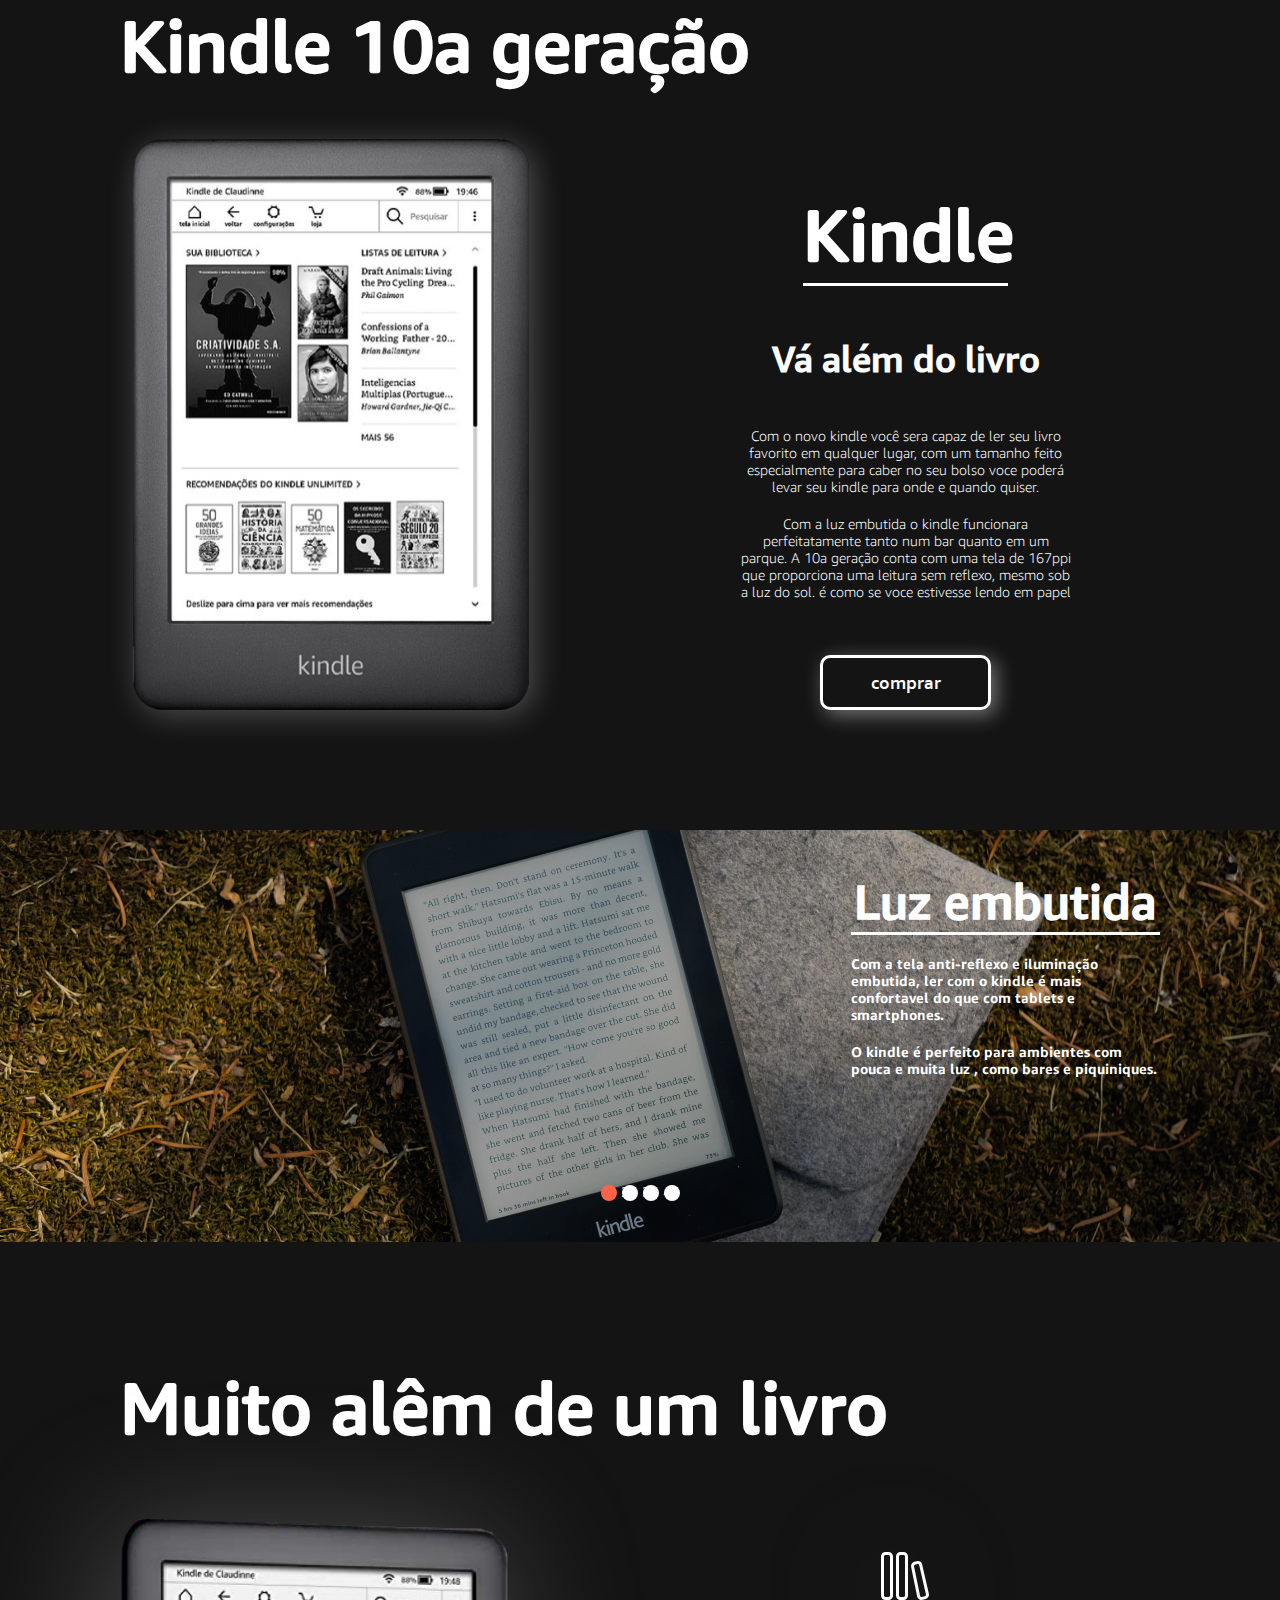
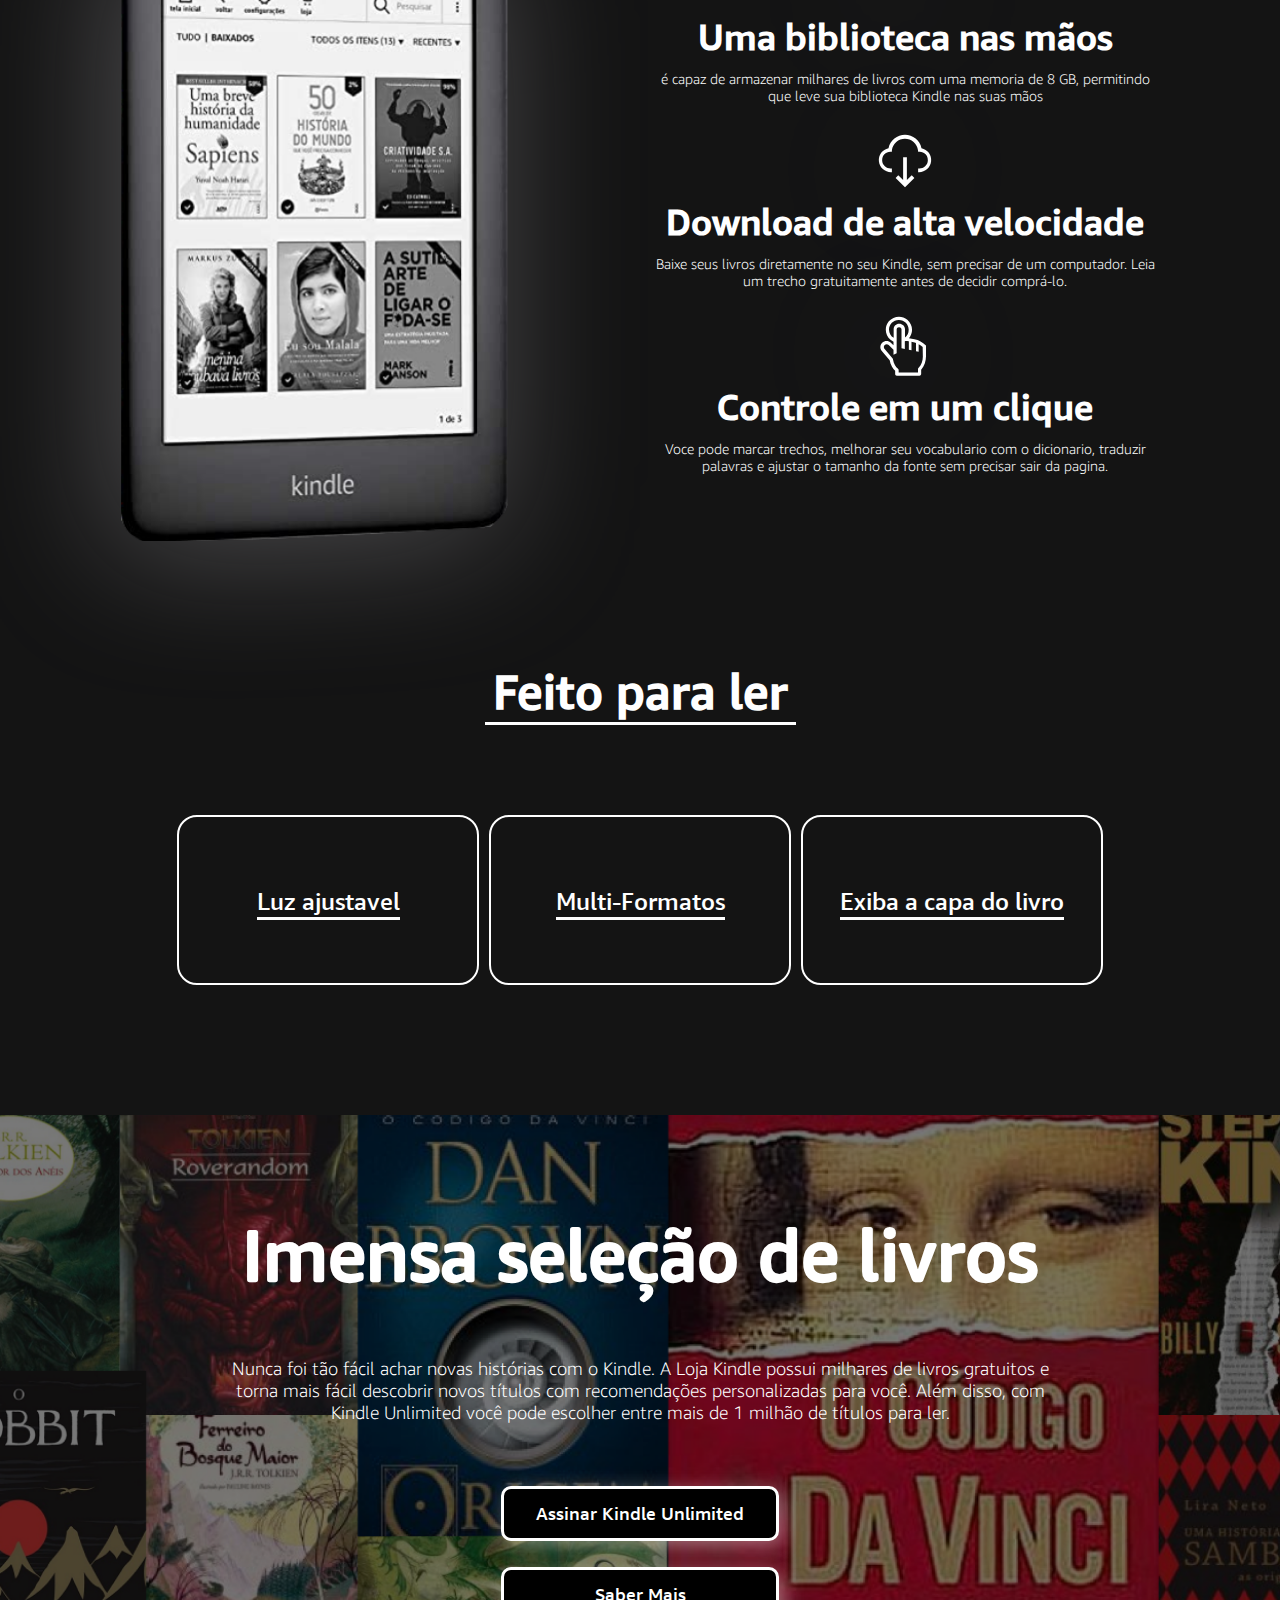
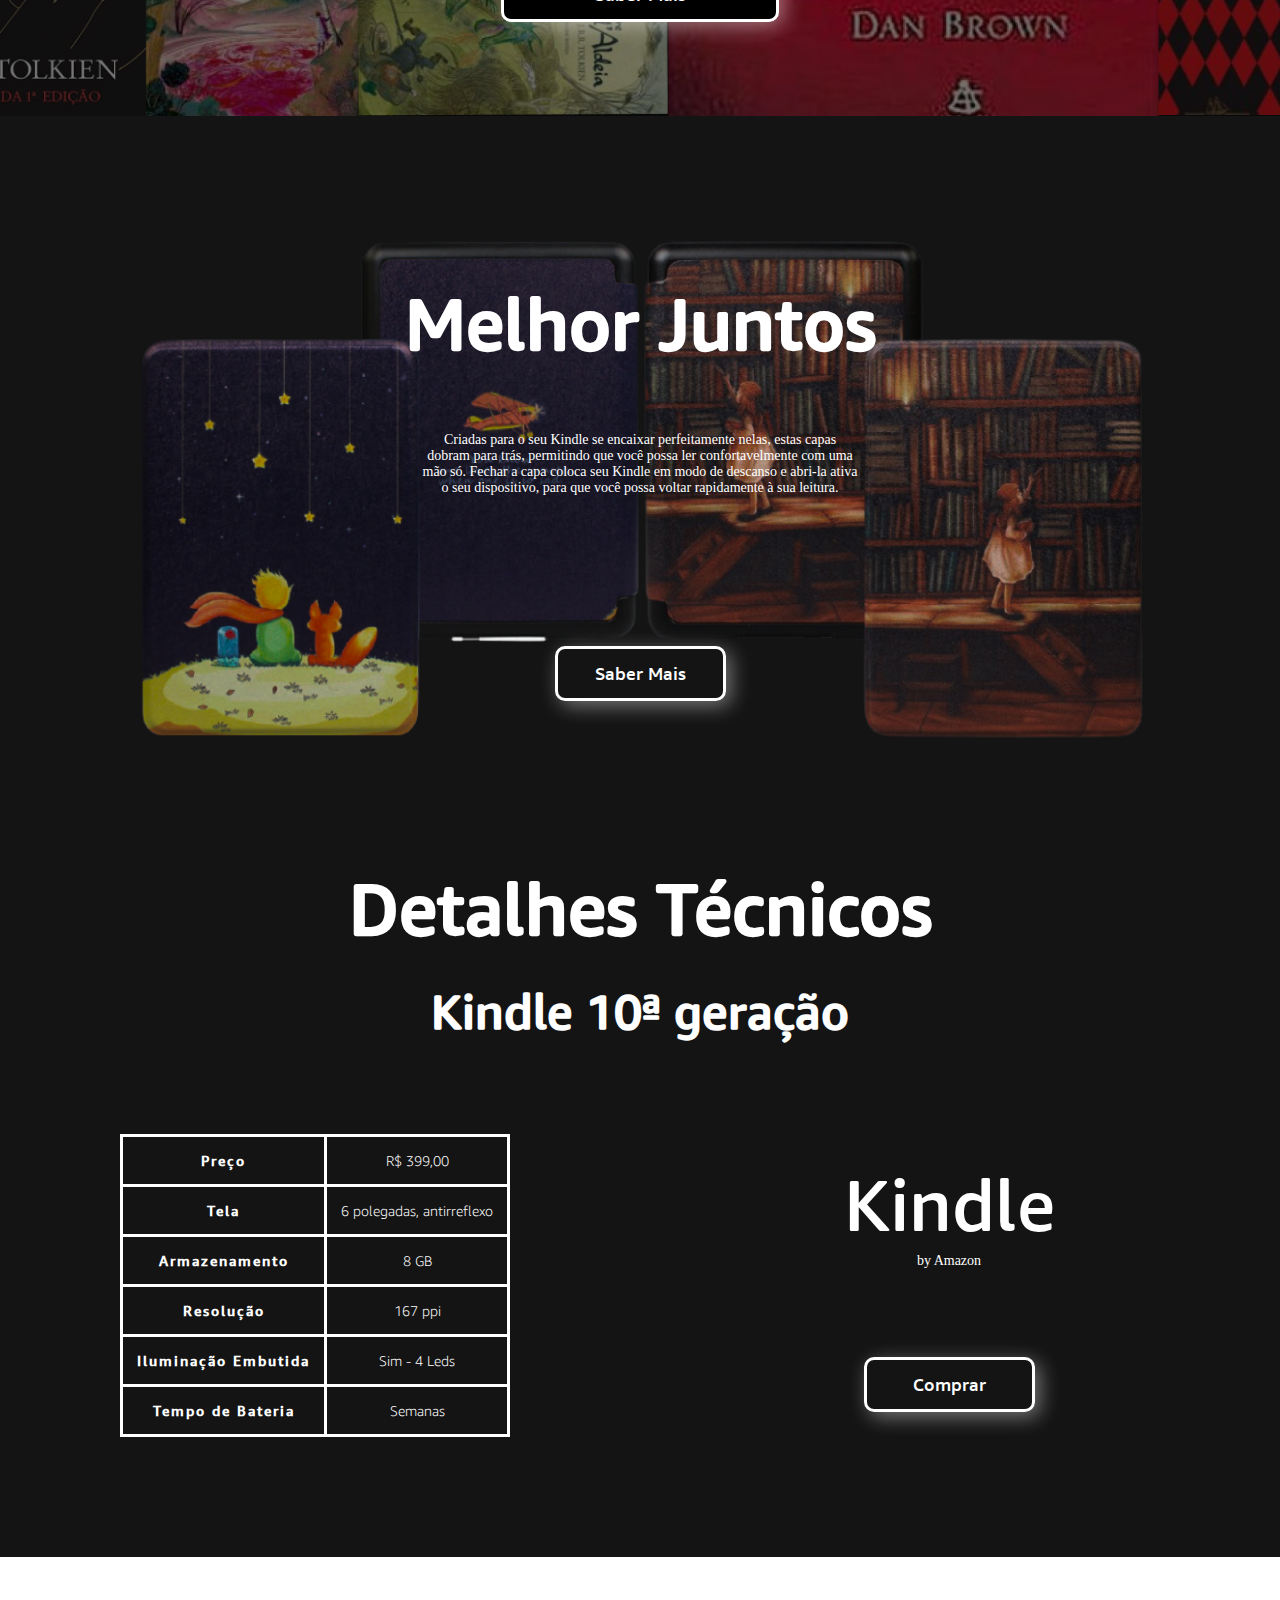
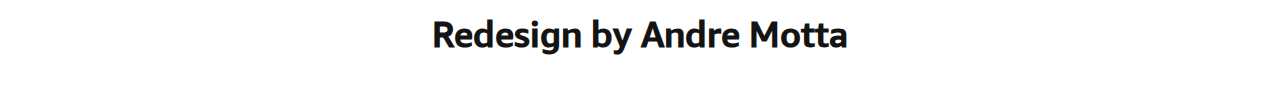
<file: index.html>
<!DOCTYPE html>
<html lang="pt-br">
  <head>
    <meta charset="UTF-8" />
    <meta http-equiv="X-UA-Compatible" content="IE=edge" />
    <meta name="viewport" content="width=device-width, initial-scale=1.0" />
    <link rel="stylesheet" href="style/style.css" />
    <link
      rel="icon"
      type="image/png"
      sizes="32x32"
      href="fotos/favicon-32x32.png"
    />
    <link rel="manifest" href="/manifest.json" />
    <meta name="msapplication-TileColor" content="#000" />
    <meta name="msapplication-TileImage" content="/ms-icon-32x32.png" />
    <meta name="theme-color" content="#ffffff" />
    <title>Redesign Kindle</title>
  </head>
  <body>
    <header class="container">
      <h1 class="titulo">Kindle 10a geração</h1>
    </header>
    <main class="principal">
      <section id="Kindle" class="container flex">
        <div class="frente-kindle grid-5">
          <picture>
            <source
              srcset="fotos/frente-kindle-mobile-1.png"
              media="(max-width:740px)"
            />
            <img
              src="fotos/kindle-frente.png"
              class="foto"
              alt="Kindle 10a geração"
            />
          </picture>
        </div>
        <section id="descricao" class="grid-4">
          <h1 class="titulo">Kindle</h1>
          <div>
            <h3 class="sub-titulo">Vá além do livro</h3>
            <p>
              Com o novo kindle você sera capaz de ler seu livro favorito em
              qualquer lugar, com um tamanho feito especialmente para caber no
              seu bolso voce poderá levar seu kindle para onde e quando quiser.
            </p>
            <p>
              Com a luz embutida o kindle funcionara perfeitatamente tanto num
              bar quanto em um parque. A 10a geração conta com uma tela de
              167ppi que proporciona uma leitura sem reflexo, mesmo sob a luz do
              sol. é como se voce estivesse lendo em papel
            </p>
          </div>
          <a href="#" class="btn">comprar</a>
        </section>
      </section>
      <section id="caracteristicas-importantes" class="flex">
        <section id="LuzEmbutida" data-slide class="fundo">
          <div class="flex container right">
            <div class="container-interno">
              <h2>Luz embutida</h2>
              <p>
                Com a tela anti-reflexo e iluminação embutida, ler com o kindle
                é mais confortavel do que com tablets e smartphones.
              </p>
              <p>
                O kindle é perfeito para ambientes com pouca e muita luz , como
                bares e piquiniques.
              </p>
            </div>
          </div>
        </section>
        <section id="Leia-com-uma-mao" data-slide class="fundo">
          <div class="container flex right">
            <div class="container-interno">
              <h2>Leia com apenas uma mão</h2>
              <p>
                Sendo pequeno e compacto, o kindle lhe permite a possibilidade
                de ler com uma unica mão. Como é fino e leve sua mão nunca
                cansará de segura-lo.
              </p>
            </div>
          </div>
        </section>
        <section id="Bateria" data-slide class="fundo">
          <div class="container flex right">
            <div class="container-interno">
              <h2>Bateria de longa duração</h2>
              <p>
                Perfeito para levar em viagens o kindle não descarrega rapido,
                uma unica carga dura semanas, diferente de smartphones e
                tablets.
              </p>
            </div>
          </div>
        </section>
        <section id="Distracao" data-slide class="fundo">
          <div class="container flex">
            <div class="container-interno">
              <h2>Leia sem distrações</h2>
              <p>
                Com a tela anti-reflexo e iluminação embutida, ler com o kindle
                é mais confortavel do que com tablets e smartphones.
              </p>
              <p>
                O kindle é perfeito para ambientes com pouca e muita luz , como
                bares e piquiniques.
              </p>
            </div>
          </div>
        </section>
        <div data-btn-slide class="flex">
          <span>1</span>
          <span>2</span>
          <span>3</span>
          <span>4</span>
        </div>
      </section>
      <section id="muitoAlem" class="container">
        <h1 class="titulo">Muito alêm de um livro</h1>
        <div class="flex" id="muitoAlemContainer">
          <!-- tenho que colocar o picture aqui depois -->
          <div class="grid-5 flex kindle-foto-2">
            <picture class="grid-5">
              <source srcset="fotos/testefoto.png" media="(max-width:740px)" />
              <img
                src="fotos/kindle-2.png"
                class="foto"
                alt="Kindle 10a geração"
              />
            </picture>
          </div>
          <div id="caracteristicas-secundarias" class="grid-6">
            <ul class="grid-6">
              <li id="biblioteca" class="mini-container">
                <img
                  src="fotos/biblioteca.svg"
                  alt="milhares de livros"
                  srcset=""
                />
                <h3 class="sub-titulo">Uma biblioteca nas mãos</h3>
                <p>
                  é capaz de armazenar milhares de livros com uma memoria de 8
                  GB, permitindo que leve sua biblioteca Kindle nas suas mãos
                </p>
              </li>
              <li id="velocidade" class="mini-container">
                <img
                  src="fotos/download.svg"
                  alt="Download de alta velocidade"
                  srcset=""
                />
                <h3 class="sub-titulo">Download de alta velocidade</h3>
                <p>
                  Baixe seus livros diretamente no seu Kindle, sem precisar de
                  um computador. Leia um trecho gratuitamente antes de decidir
                  comprá-lo.
                </p>
              </li>
              <li id="clique" class="mini-container">
                <img
                  src="fotos/clique.svg"
                  alt="Controle em um clique"
                  srcset=""
                />
                <h3 class="sub-titulo">Controle em um clique</h3>
                <p>
                  Voce pode marcar trechos, melhorar seu vocabulario com o
                  dicionario, traduzir palavras e ajustar o tamanho da fonte sem
                  precisar sair da pagina.
                </p>
              </li>
            </ul>
          </div>
        </div>
      </section>
      <section class="cards container">
        <!-- teria que ser uma lista -->
        <h2>Feito para ler</h2>
        <div class="container flex cards-container">
          <div class="card grid-4">
            <div class="conteudo">
              <span class="categoria">Luz ajustavel</span>
            </div>
            <p>
              A luz embutida ajustável permite que você leia confortavelmente
              por horas – em lugares abertos ou fechados, durante o dia ou a
              noite.
            </p>
            <p>
              O Kindle possui uma tela de 167 ppi que proporciona uma leitura
              sem reflexo, mesmo sob a luz do sol. É como se você estivesse
              lendo em papel.
            </p>
          </div>
          <div class="card grid-4">
            <div class="conteudo">
              <span class="categoria">Multi-Formatos</span>
            </div>
            <p>
              A luz embutida ajustável permite que você leia confortavelmente
              por horas – em lugares abertos ou fechados, durante o dia ou a
              noite.
            </p>
            <p>
              O Kindle possui uma tela de 167 ppi que proporciona uma leitura
              sem reflexo, mesmo sob a luz do sol. É como se você estivesse
              lendo em papel.
            </p>
          </div>
          <div class="card grid-4">
            <div class="conteudo">
              <span class="categoria">Exiba a capa do livro</span>
            </div>
            <h4>Novo descanso de tela Kindle</h4>
            <p>
              Veja como exibir a capa do livro que você está lendo. Compatível
              com a maioria das capas de livros, revistas, quadrinhos e mangás.
              Disponível em dispositivos Kindle selecionados
            </p>
            <a href="" class="btn">Saber Mais</a>
          </div>
        </div>
      </section>
      <section id="imensidao">
        <div class="container">
          <h1 class="titulo">Imensa seleção de livros</h1>
          <p>
            Nunca foi tão fácil achar novas histórias com o Kindle. A Loja
            Kindle possui milhares de livros gratuitos e torna mais fácil
            descobrir novos títulos com recomendações personalizadas para você.
            Além disso, com Kindle Unlimited você pode escolher entre mais de 1
            milhão de títulos para ler.
          </p>
          <a href="#" class="btn" id="unlimited">Assinar Kindle Unlimited</a>
          <a href="#" class="btn">Saber Mais</a>
        </div>
      </section>
      <section id="capas" class="container">
        <h1 class="titulo">Melhor Juntos</h1>
        <p>
          Criadas para o seu Kindle se encaixar perfeitamente nelas, estas capas
          dobram para trás, permitindo que você possa ler confortavelmente com
          uma mão só. Fechar a capa coloca seu Kindle em modo de descanso e
          abri-la ativa o seu dispositivo, para que você possa voltar
          rapidamente à sua leitura.
        </p>
        <a href="" class="btn">Saber Mais</a>
      </section>
      <section id="detalhes-tecnicos" class="container">
        <h1 class="titulo">Detalhes Técnicos</h1>
        <h2>Kindle 10ª geração</h2>
        <div class="flex" id="conteudoByAmazon">
          <table class="grid-7">
            <tbody>
              <tr id="preco">
                <th scope="row">Preço</th>
                <td>R$ 399,00</td>
              </tr>
              <tr id="tela">
                <th scope="row">Tela</th>
                <td>6 polegadas, antirreflexo</td>
              </tr>
              <tr id="Armazenamento">
                <th scope="row">Armazenamento</th>
                <td>8 GB</td>
              </tr>
              <tr id="Resolucao">
                <th scope="row">Resolução</th>
                <td>167 ppi</td>
              </tr>
              <tr id="iluminacao">
                <th scope="row">Iluminação Embutida</th>
                <td>Sim - 4 Leds</td>
              </tr>
              <tr id="bateria">
                <th scope="row">Tempo de Bateria</th>
                <td>Semanas</td>
              </tr>
            </tbody>
          </table>
          <div id="byAmazon" class="grid-5">
            <span class="titulo">Kindle</span>
            <span id="by">by Amazon</span>
            <a href="" class="btn">Comprar</a>
          </div>
        </div>
      </section>
    </main>
    <footer>
      <div class="contaienr">
        <h3 class="sub-titulo" id="footer">Redesign by Andre Motta</h3>
      </div>
    </footer>

    <script src="js/script.js" type="module"></script>
  </body>
</html>
</file>
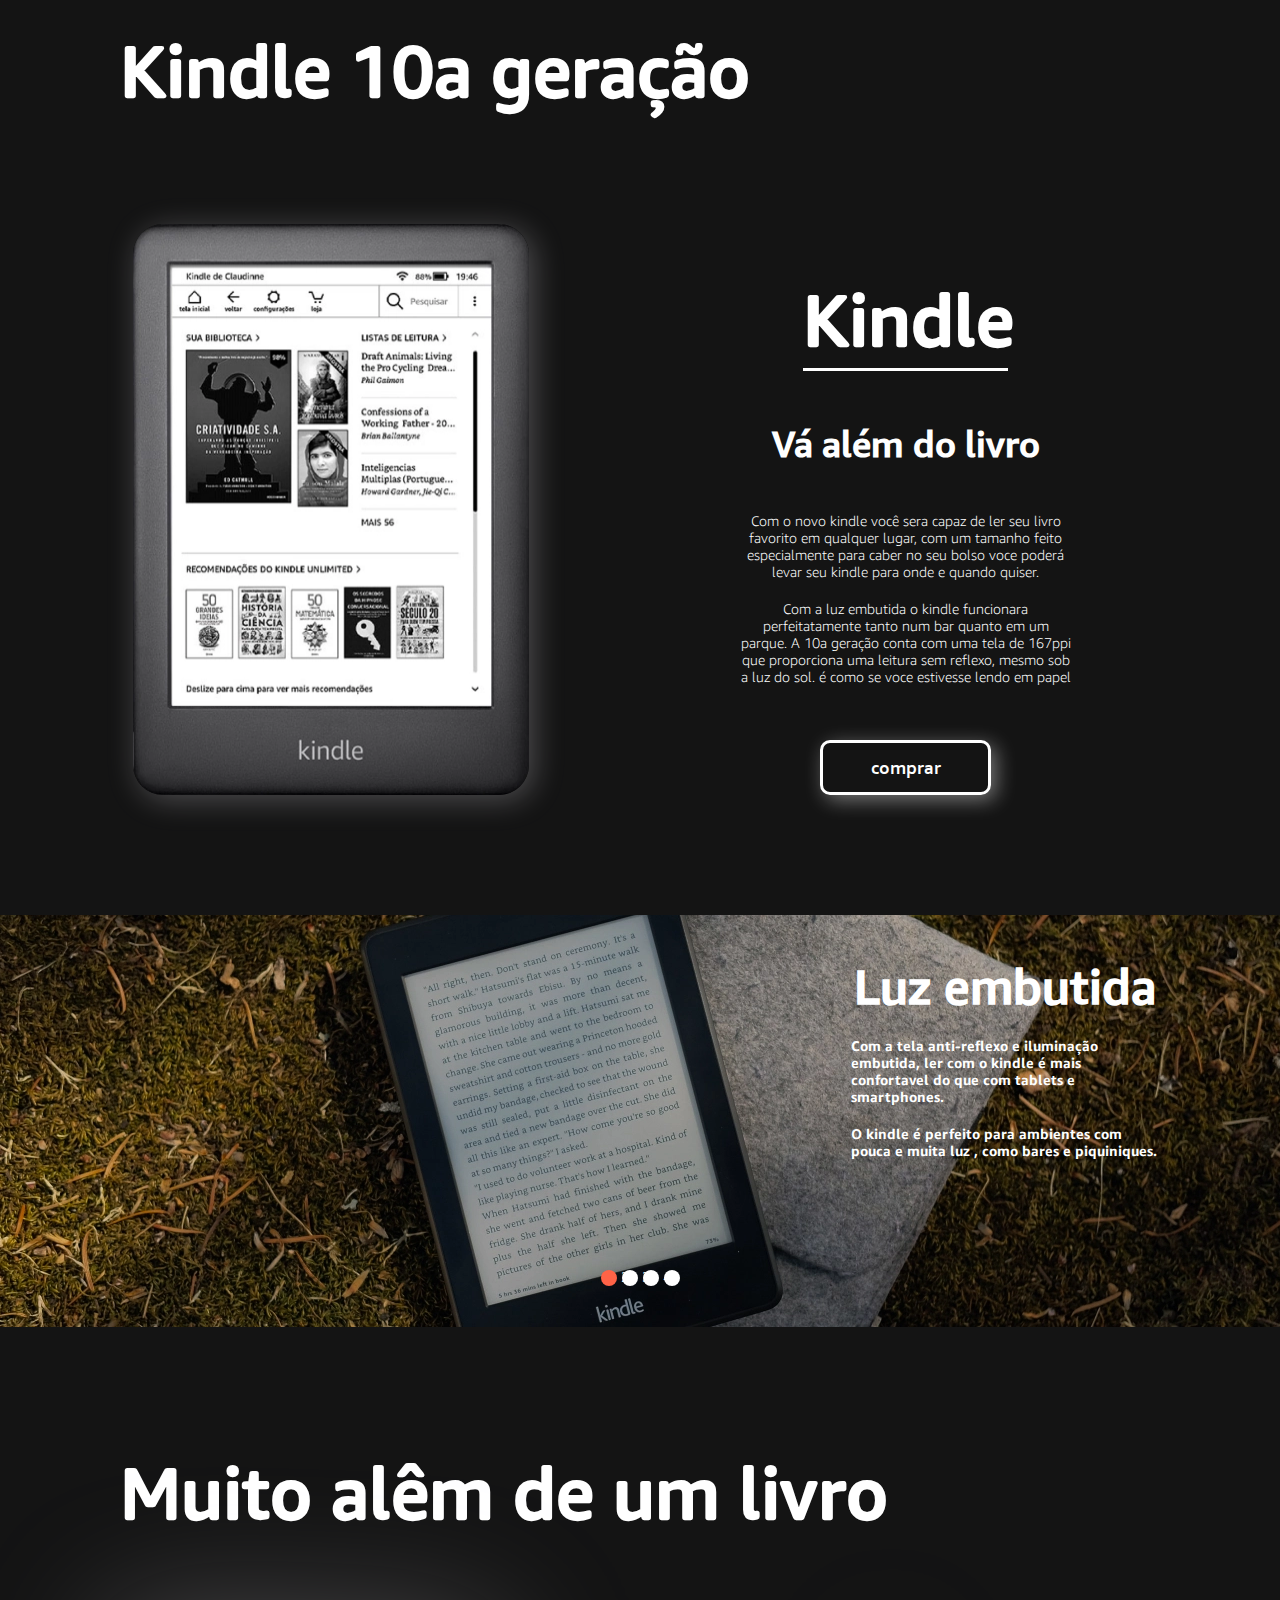
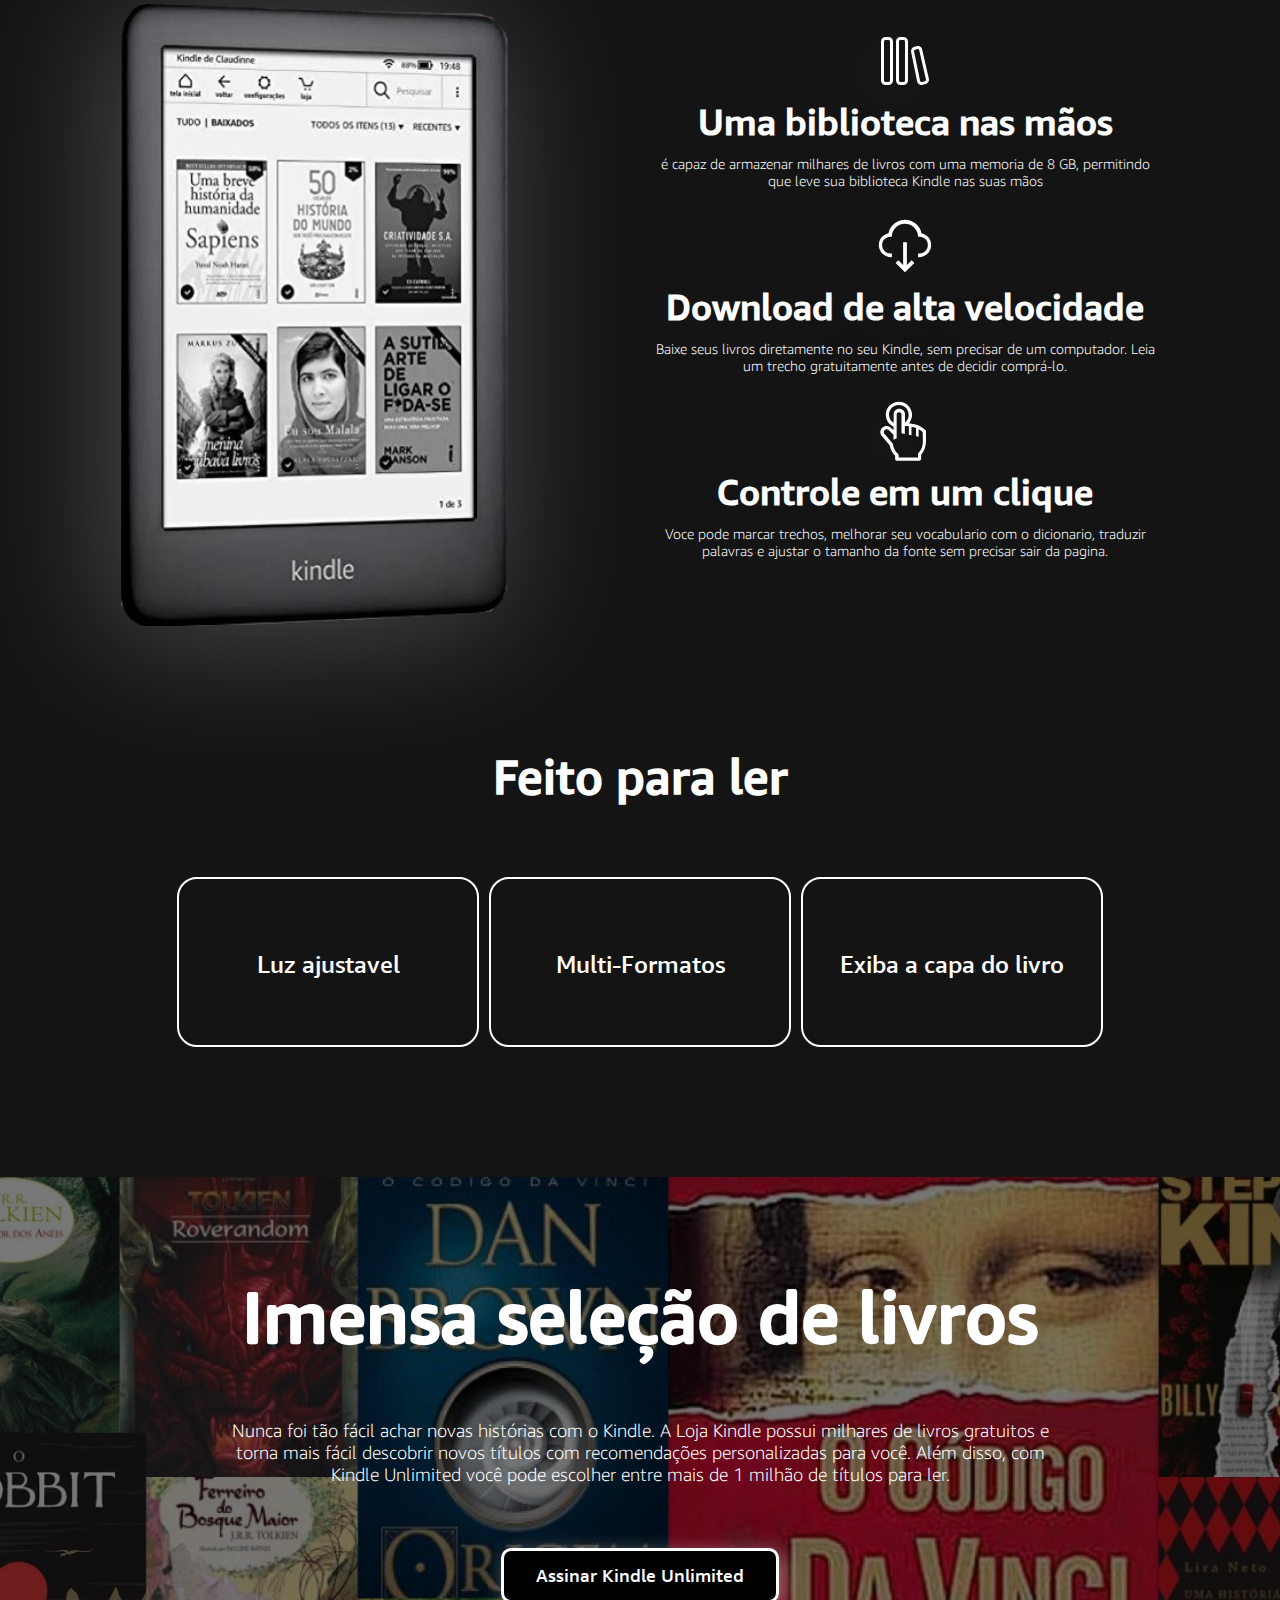
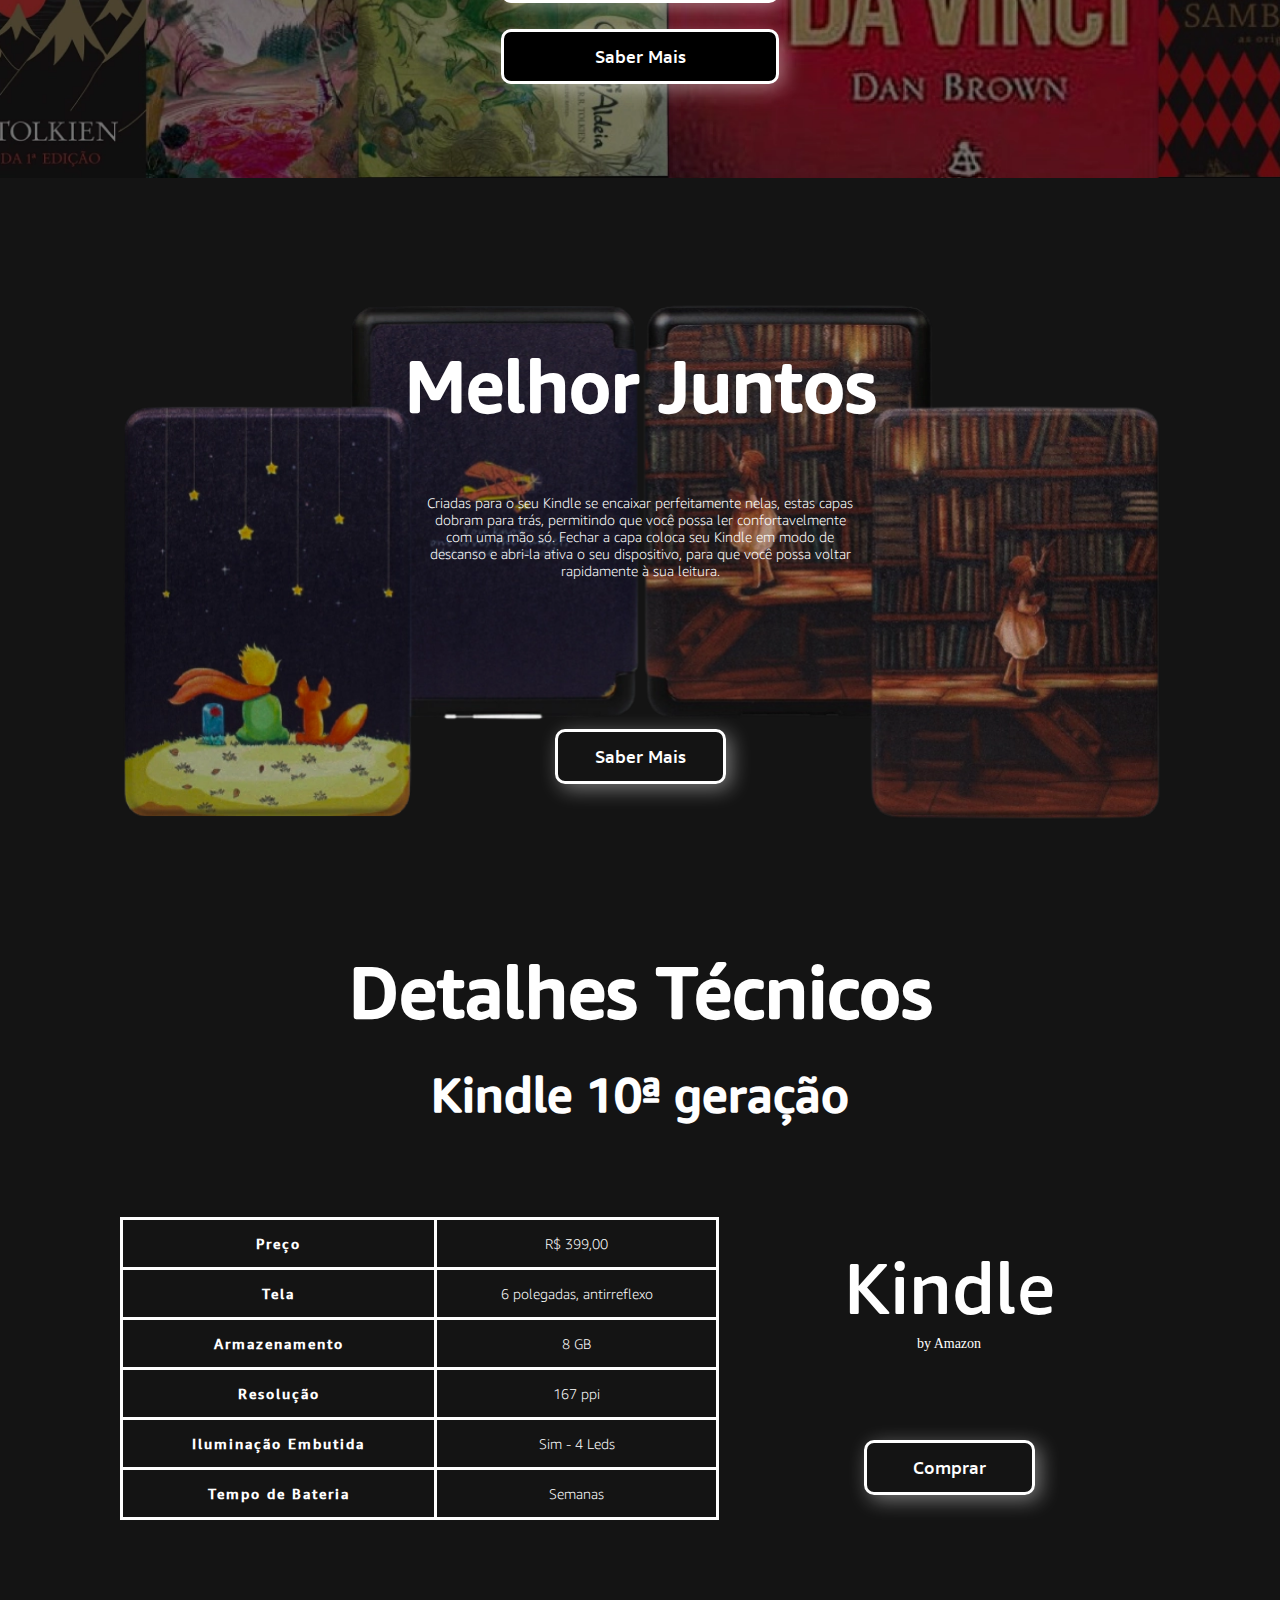
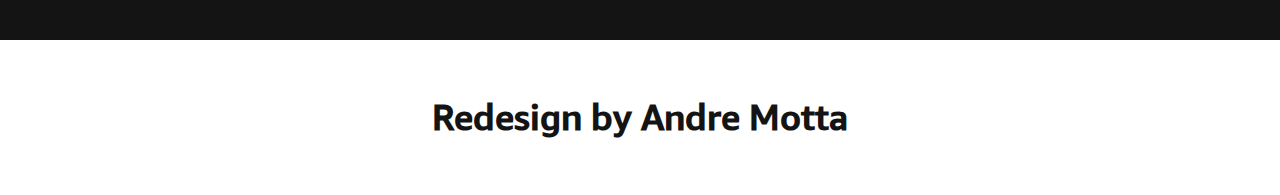
<file: site_otimizado/index.html>
<!DOCTYPE html>
<html lang="en">
  <head>
    <meta charset="UTF-8" />
    <meta http-equiv="X-UA-Compatible" content="IE=edge" />
    <meta name="viewport" content="width=device-width,initial-scale=1" />
    <link rel="stylesheet" href="style/style.css" />
    <link
      rel="icon"
      type="image/png"
      sizes="32x32"
      href="fotos/favicon-32x32.png"
    />
    <link rel="manifest" href="/manifest.json" />
    <meta name="msapplication-TileColor" content="#000" />
    <meta name="msapplication-TileImage" content="/ms-icon-32x32.png" />
    <meta name="theme-color" content="#ffffff" />
    <title>Redesign Kindle</title>
  </head>
  <body>
    <header class="container">
      <h1 class="titulo">Kindle 10a geração</h1>
    </header>
    <main class="principal">
      <section id="Kindle" class="container flex">
        <div class="frente-kindle grid-5">
          <picture>
            <source
              srcset="fotos/frente-kindle-mobile-1.png"
              media="(max-width:740px)"
            />
            <img
              src="fotos/kindle-frente.webp"
              class="foto"
              alt="Kindle 10a geração"
              height="573"
              width="396"
            />
          </picture>
        </div>
        <section id="descricao" class="grid-4">
          <h1 class="titulo">Kindle</h1>
          <div>
            <h3 class="sub-titulo">Vá além do livro</h3>
            <p>
              Com o novo kindle você sera capaz de ler seu livro favorito em
              qualquer lugar, com um tamanho feito especialmente para caber no
              seu bolso voce poderá levar seu kindle para onde e quando quiser.
            </p>
            <p>
              Com a luz embutida o kindle funcionara perfeitatamente tanto num
              bar quanto em um parque. A 10a geração conta com uma tela de
              167ppi que proporciona uma leitura sem reflexo, mesmo sob a luz do
              sol. é como se voce estivesse lendo em papel
            </p>
          </div>
          <a href="#" class="btn">comprar</a>
        </section>
      </section>
      <section id="caracteristicas-importantes" class="flex">
        <section id="LuzEmbutida" data-slide class="fundo">
          <div class="flex container right">
            <div class="container-interno">
              <h2>Luz embutida</h2>
              <p>
                Com a tela anti-reflexo e iluminação embutida, ler com o kindle
                é mais confortavel do que com tablets e smartphones.
              </p>
              <p>
                O kindle é perfeito para ambientes com pouca e muita luz , como
                bares e piquiniques.
              </p>
            </div>
          </div>
        </section>
        <section id="Leia-com-uma-mao" data-slide class="fundo">
          <div class="container flex right">
            <div class="container-interno">
              <h2>Leia com apenas uma mão</h2>
              <p>
                Sendo pequeno e compacto, o kindle lhe permite a possibilidade
                de ler com uma unica mão. Como é fino e leve sua mão nunca
                cansará de segura-lo.
              </p>
            </div>
          </div>
        </section>
        <section id="Bateria" data-slide class="fundo">
          <div class="container flex right">
            <div class="container-interno">
              <h2>Bateria de longa duração</h2>
              <p>
                Perfeito para levar em viagens o kindle não descarrega rapido,
                uma unica carga dura semanas, diferente de smartphones e
                tablets.
              </p>
            </div>
          </div>
        </section>
        <section id="Distracao" data-slide class="fundo">
          <div class="container flex">
            <div class="container-interno">
              <h2>Leia sem distrações</h2>
              <p>
                Com a tela anti-reflexo e iluminação embutida, ler com o kindle
                é mais confortavel do que com tablets e smartphones.
              </p>
              <p>
                O kindle é perfeito para ambientes com pouca e muita luz , como
                bares e piquiniques.
              </p>
            </div>
          </div>
        </section>
        <div data-btn-slide class="flex">
          <span>1</span>
          <span>2</span>
          <span>3</span>
          <span>4</span>
        </div>
      </section>
      <section id="muitoAlem" class="container">
        <h1 class="titulo">Muito alêm de um livro</h1>
        <div class="flex" id="muitoAlemContainer">
          <!-- tenho que colocar o picture aqui depois -->
          <div class="grid-5 flex kindle-foto-2">
            <picture class="grid-5">
              <source srcset="fotos/testefoto.webp" media="(max-width:740px)" />
              <img
                src="fotos/kindle-2.webp"
                class="foto"
                alt="Kindle 10a geração"
              />
            </picture>
          </div>
          <div id="caracteristicas-secundarias" class="grid-6">
            <ul class="grid-6">
              <li id="biblioteca" class="mini-container">
                <img
                  src="fotos/biblioteca.svg"
                  alt="milhares de livros"
                  srcset=""
                />
                <h3 class="sub-titulo">Uma biblioteca nas mãos</h3>
                <p>
                  é capaz de armazenar milhares de livros com uma memoria de 8
                  GB, permitindo que leve sua biblioteca Kindle nas suas mãos
                </p>
              </li>
              <li id="velocidade" class="mini-container">
                <img
                  src="fotos/download.svg"
                  alt="Download de alta velocidade"
                  srcset=""
                />
                <h3 class="sub-titulo">Download de alta velocidade</h3>
                <p>
                  Baixe seus livros diretamente no seu Kindle, sem precisar de
                  um computador. Leia um trecho gratuitamente antes de decidir
                  comprá-lo.
                </p>
              </li>
              <li id="clique" class="mini-container">
                <img
                  src="fotos/clique.svg"
                  alt="Controle em um clique"
                  srcset=""
                />
                <h3 class="sub-titulo">Controle em um clique</h3>
                <p>
                  Voce pode marcar trechos, melhorar seu vocabulario com o
                  dicionario, traduzir palavras e ajustar o tamanho da fonte sem
                  precisar sair da pagina.
                </p>
              </li>
            </ul>
          </div>
        </div>
      </section>
      <!-- acho melhor colocar um evento de clique nos cards, o hover da conflito -->
      <section class="cards container">
        <!-- teria que ser uma lista -->
        <h2>Feito para ler</h2>
        <div class="container flex cards-container">
          <div class="card grid-4">
            <div class="conteudo">
              <span class="categoria">Luz ajustavel</span>
            </div>
            <p>
              A luz embutida ajustável permite que você leia confortavelmente
              por horas – em lugares abertos ou fechados, durante o dia ou a
              noite.
            </p>
            <p>
              O Kindle possui uma tela de 167 ppi que proporciona uma leitura
              sem reflexo, mesmo sob a luz do sol. É como se você estivesse
              lendo em papel.
            </p>
          </div>
          <div class="card grid-4">
            <div class="conteudo">
              <span class="categoria">Multi-Formatos</span>
            </div>
            <p>
              A luz embutida ajustável permite que você leia confortavelmente
              por horas – em lugares abertos ou fechados, durante o dia ou a
              noite.
            </p>
            <p>
              O Kindle possui uma tela de 167 ppi que proporciona uma leitura
              sem reflexo, mesmo sob a luz do sol. É como se você estivesse
              lendo em papel.
            </p>
          </div>
          <div class="card grid-4">
            <div class="conteudo">
              <span class="categoria">Exiba a capa do livro</span>
            </div>
            <h4>Novo descanso de tela Kindle</h4>
            <p>
              Veja como exibir a capa do livro que você está lendo. Compatível
              com a maioria das capas de livros, revistas, quadrinhos e mangás.
              Disponível em dispositivos Kindle selecionados
            </p>
            <a href="#" class="btn">Saber Mais</a>
          </div>
        </div>
      </section>
      <section id="imensidao">
        <div class="container">
          <h1 class="titulo">Imensa seleção de livros</h1>
          <p>
            Nunca foi tão fácil achar novas histórias com o Kindle. A Loja
            Kindle possui milhares de livros gratuitos e torna mais fácil
            descobrir novos títulos com recomendações personalizadas para você.
            Além disso, com Kindle Unlimited você pode escolher entre mais de 1
            milhão de títulos para ler.
          </p>
          <a href="#" class="btn" id="unlimited">Assinar Kindle Unlimited</a>
          <a href="#" class="btn">Saber Mais</a>
        </div>
      </section>
      <section id="capas" class="container">
        <h1 class="titulo">Melhor Juntos</h1>
        <p>
          Criadas para o seu Kindle se encaixar perfeitamente nelas, estas capas
          dobram para trás, permitindo que você possa ler confortavelmente com
          uma mão só. Fechar a capa coloca seu Kindle em modo de descanso e
          abri-la ativa o seu dispositivo, para que você possa voltar
          rapidamente à sua leitura.
        </p>
        <a href="" class="btn">Saber Mais</a>
      </section>
      <section id="detalhes-tecnicos" class="container">
        <h1 class="titulo">Detalhes Técnicos</h1>
        <h2>Kindle 10ª geração</h2>
        <div class="flex" id="conteudoByAmazon">
          <table class="grid-7">
            <tbody>
              <tr id="preco">
                <th scope="row">Preço</th>
                <td>R$ 399,00</td>
              </tr>
              <tr id="tela">
                <th scope="row">Tela</th>
                <td>6 polegadas, antirreflexo</td>
              </tr>
              <tr id="Armazenamento">
                <th scope="row">Armazenamento</th>
                <td>8 GB</td>
              </tr>
              <tr id="Resolucao">
                <th scope="row">Resolução</th>
                <td>167 ppi</td>
              </tr>
              <tr id="iluminacao">
                <th scope="row">Iluminação Embutida</th>
                <td>Sim - 4 Leds</td>
              </tr>
              <tr id="bateria">
                <th scope="row">Tempo de Bateria</th>
                <td>Semanas</td>
              </tr>
            </tbody>
          </table>
          <div id="byAmazon" class="grid-5">
            <span class="titulo">Kindle</span>
            <span id="by">by Amazon</span>
            <a href="" class="btn">Comprar</a>
          </div>
        </div>
      </section>
    </main>
    <footer>
      <div class="contaienr">
        <h3 class="sub-titulo" id="footer">Redesign by Andre Motta</h3>
      </div>
    </footer>

    <script src="js/script.js" type="module"></script>
  </body>
</html>
</file>
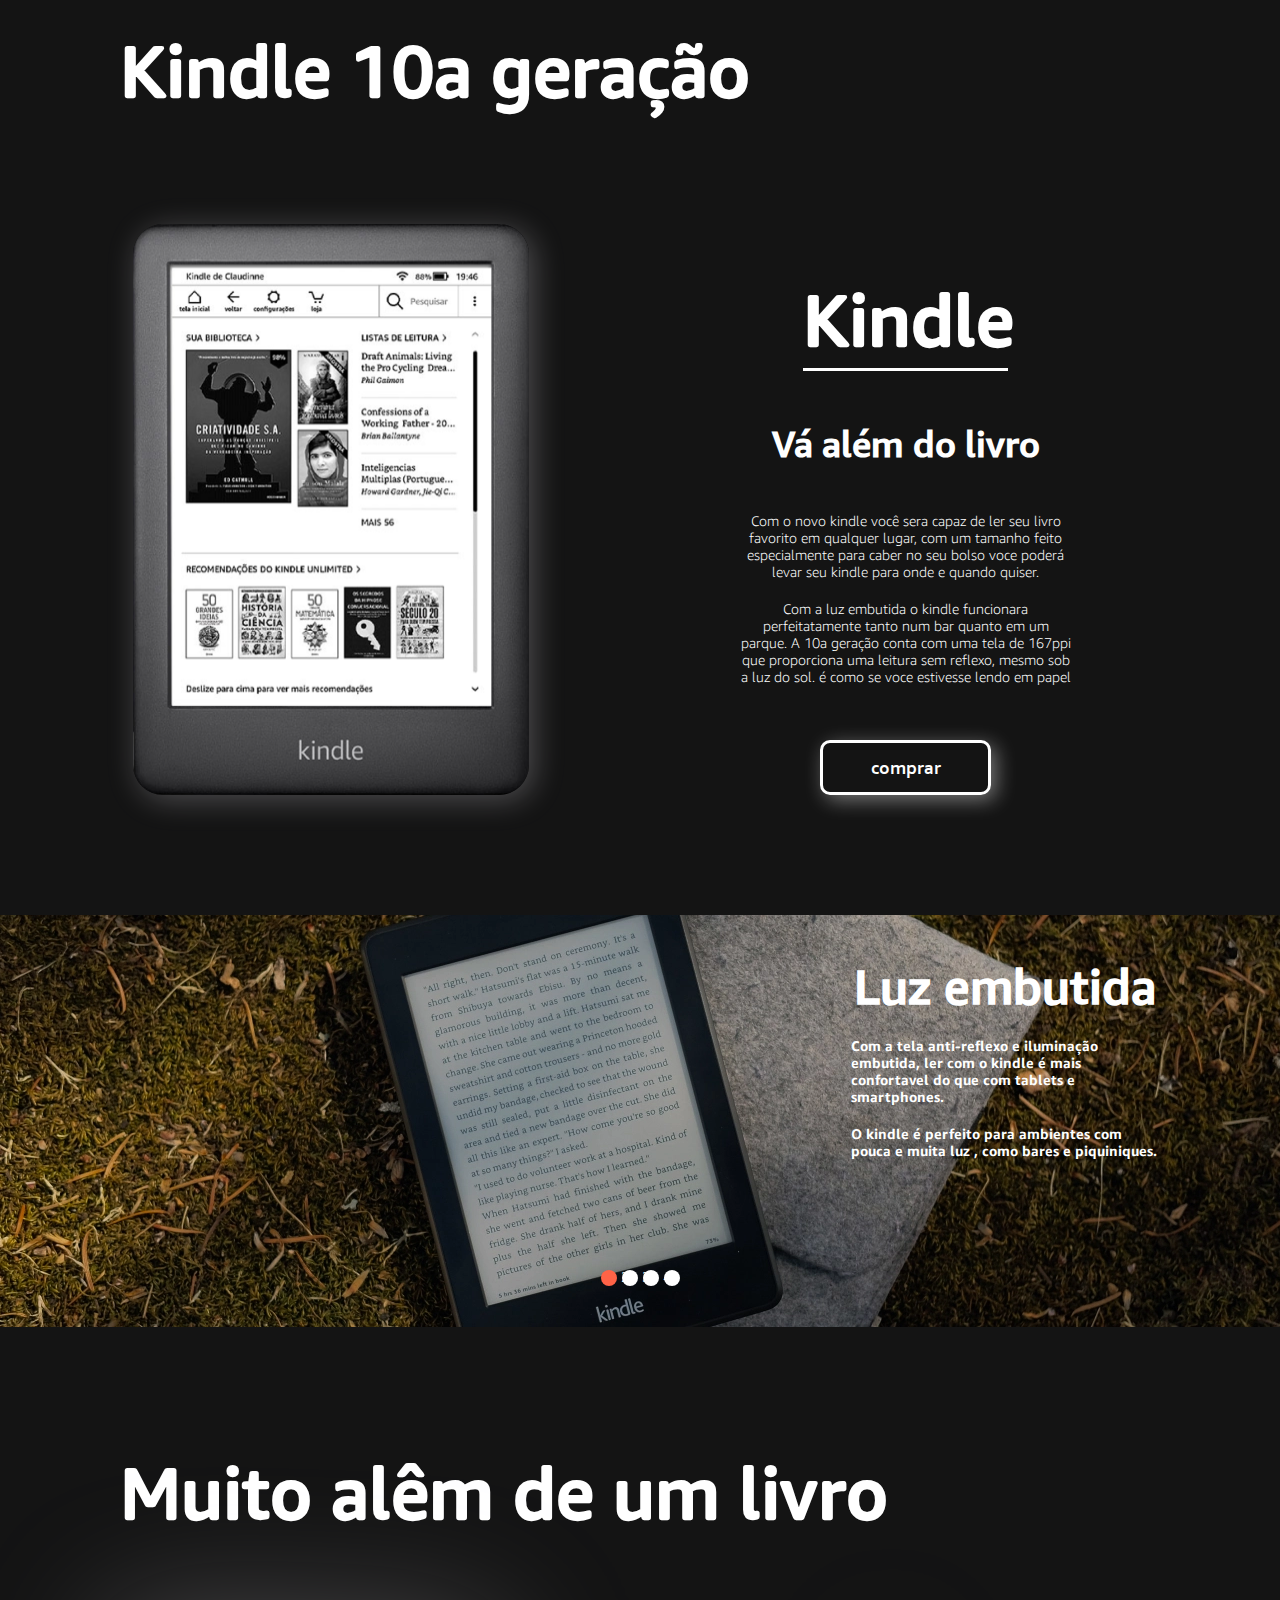
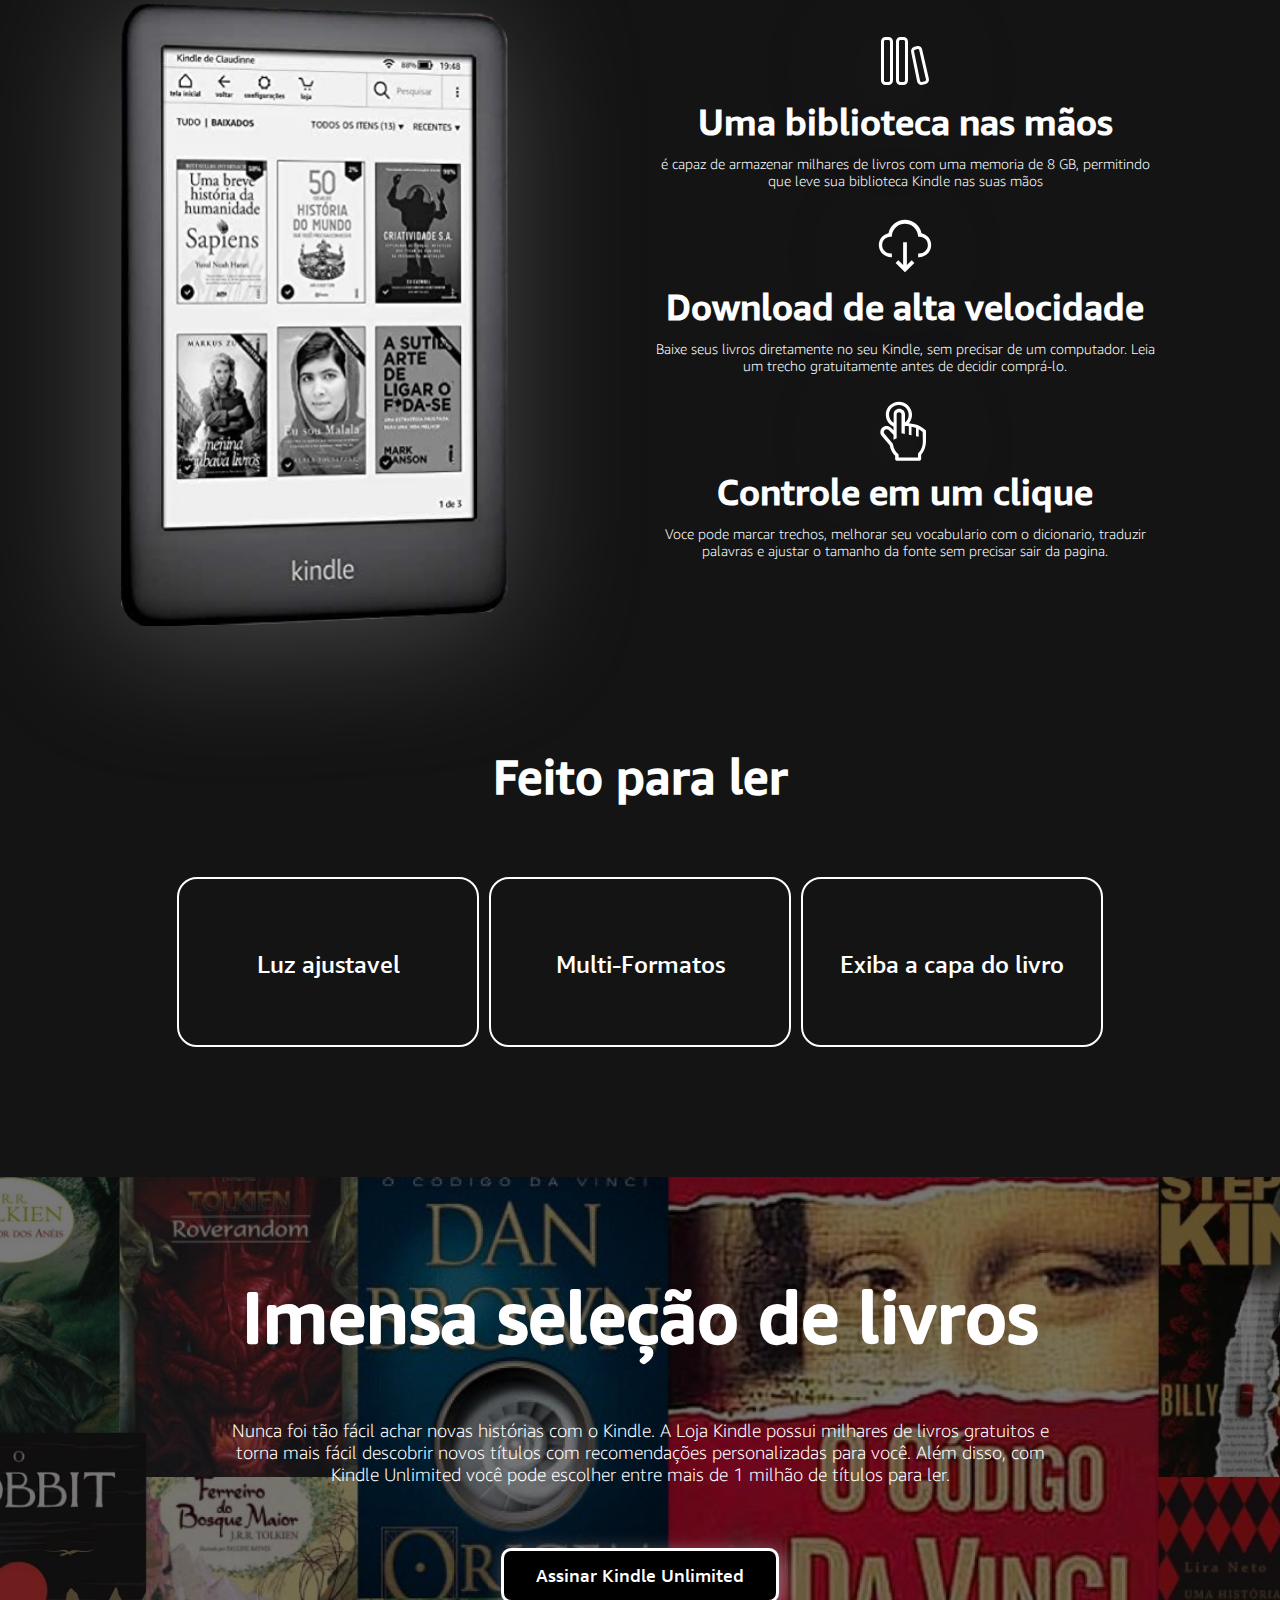
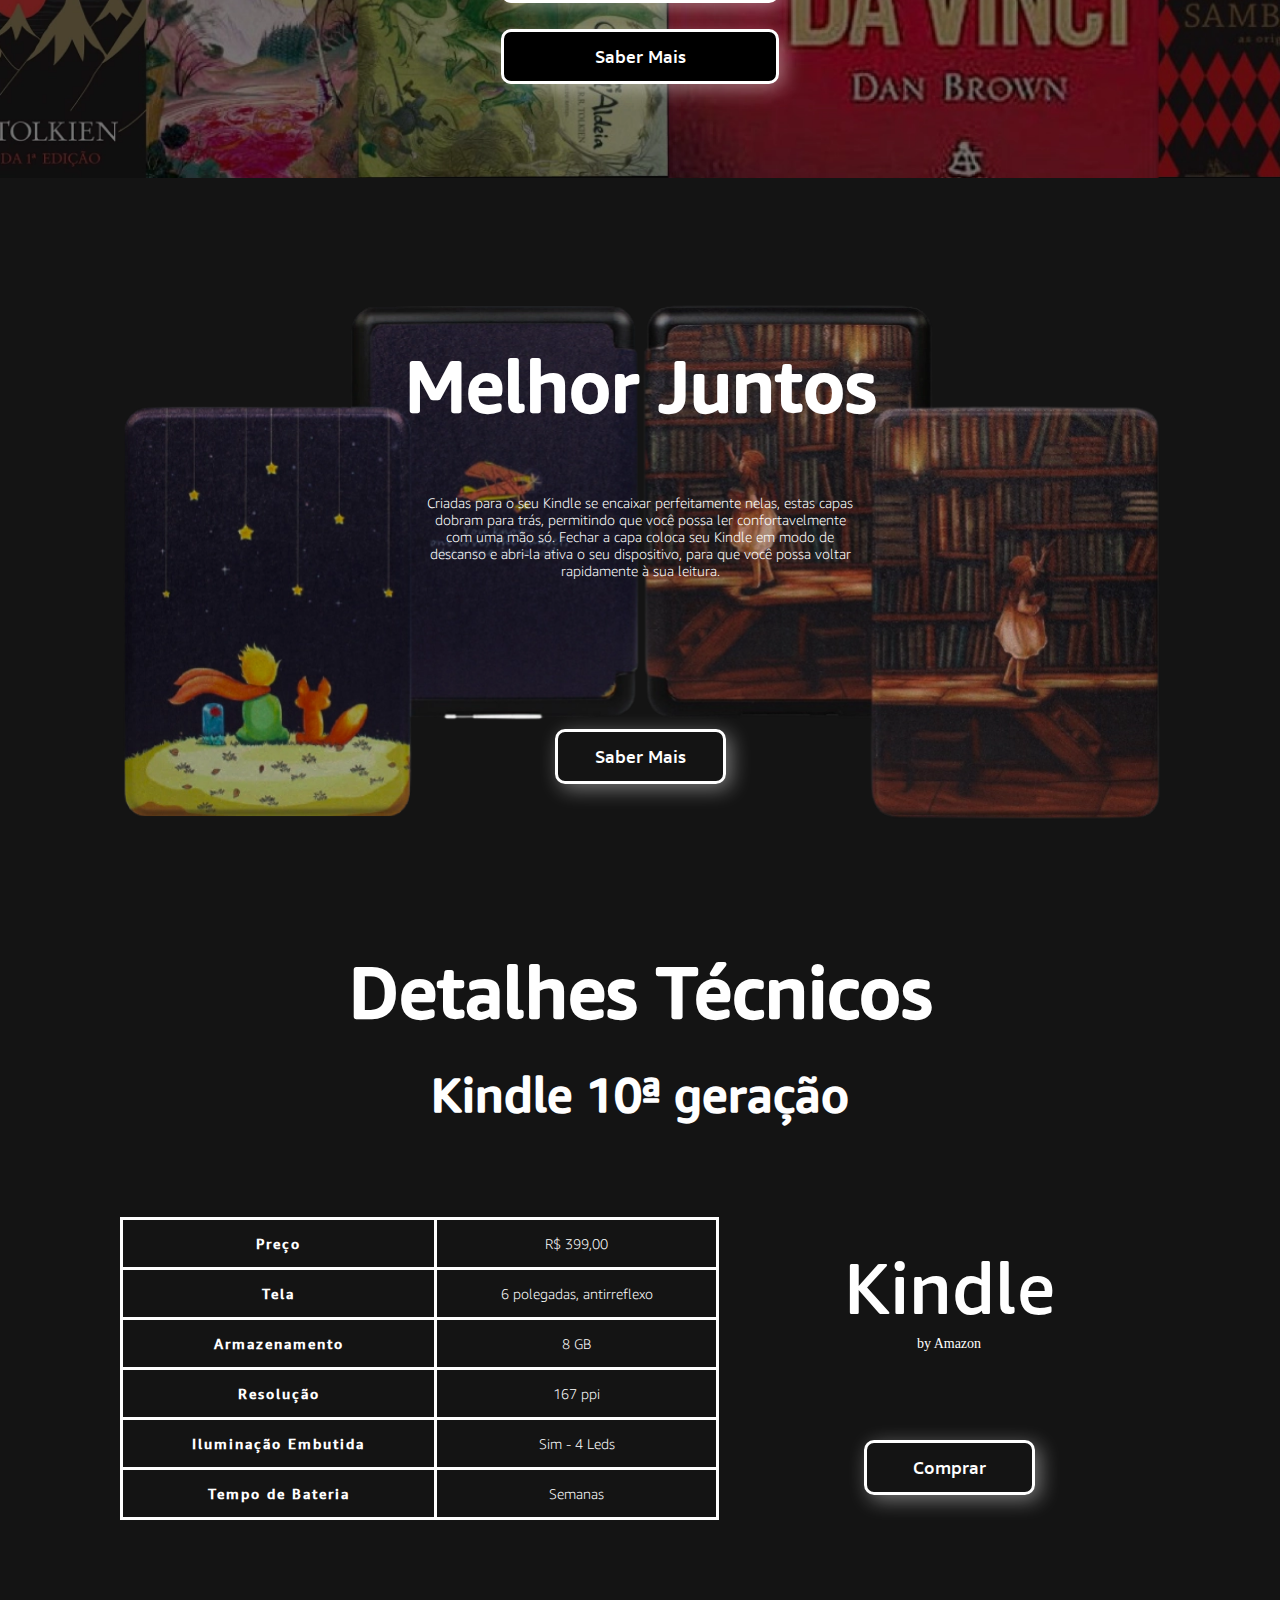
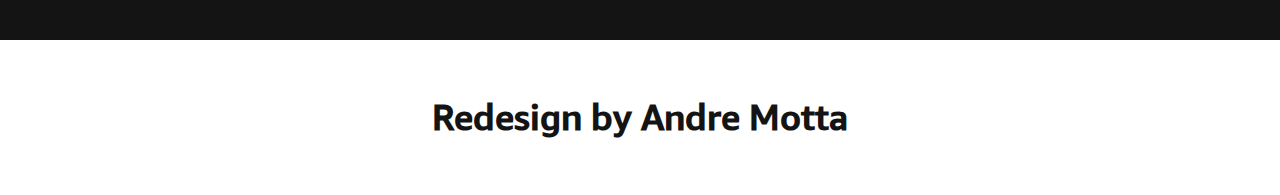
<file: site_otimizado/style/index.html>
<!DOCTYPE html>
<html lang="en">
  <head>
    <meta charset="UTF-8" />
    <meta http-equiv="X-UA-Compatible" content="IE=edge" />
    <meta name="viewport" content="width=device-width, initial-scale=1.0" />
    <link rel="stylesheet" href="style.css" />
    <title>Redesign Kindle</title>
  </head>
  <body>
    <header class="container">
      <h1 class="titulo">Kindle 10a geração</h1>
    </header>
    <main class="principal">
      <section id="Kindle" class="container flex">
        <div class="frente-kindle grid-5">
          <picture>
            <source
              srcset="fotos/frente-kindle-mobile-1.png"
              media="(max-width:740px)"
            />
            <img
              src="fotos/kindle-frente.png"
              class="foto"
              alt="Kindle 10a geração"
            />
          </picture>
        </div>
        <section id="descricao" class="grid-4">
          <h1 class="titulo">Kindle</h1>
          <div>
            <h3 class="sub-titulo">Vá além do livro</h3>
            <p>
              Com o novo kindle você sera capaz de ler seu livro favorito em
              qualquer lugar, com um tamanho feito especialmente para caber no
              seu bolso voce poderá levar seu kindle para onde e quando quiser.
            </p>
            <p>
              Com a luz embutida o kindle funcionara perfeitatamente tanto num
              bar quanto em um parque. A 10a geração conta com uma tela de
              167ppi que proporciona uma leitura sem reflexo, mesmo sob a luz do
              sol. é como se voce estivesse lendo em papel
            </p>
          </div>
          <a href="#" class="btn">comprar</a>
        </section>
      </section>
      <section id="caracteristicas-importantes" class="flex">
        <section id="LuzEmbutida" data-slide class="fundo">
          <div class="flex container right">
            <div class="container-interno">
              <h2>Luz embutida</h2>
              <p>
                Com a tela anti-reflexo e iluminação embutida, ler com o kindle
                é mais confortavel do que com tablets e smartphones.
              </p>
              <p>
                O kindle é perfeito para ambientes com pouca e muita luz , como
                bares e piquiniques.
              </p>
            </div>
          </div>
        </section>
        <section id="Leia-com-uma-mao" data-slide class="fundo">
          <div class="container flex right">
            <div class="container-interno">
              <h2>Leia com apenas uma mão</h2>
              <p>
                Sendo pequeno e compacto, o kindle lhe permite a possibilidade
                de ler com uma unica mão. Como é fino e leve sua mão nunca
                cansará de segura-lo.
              </p>
            </div>
          </div>
        </section>
        <section id="Bateria" data-slide class="fundo">
          <div class="container flex right">
            <div class="container-interno">
              <h2>Bateria de longa duração</h2>
              <p>
                Perfeito para levar em viagens o kindle não descarrega rapido,
                uma unica carga dura semanas, diferente de smartphones e
                tablets.
              </p>
            </div>
          </div>
        </section>
        <section id="Distracao" data-slide class="fundo">
          <div class="container flex">
            <div class="container-interno">
              <h2>Leia sem distrações</h2>
              <p>
                Com a tela anti-reflexo e iluminação embutida, ler com o kindle
                é mais confortavel do que com tablets e smartphones.
              </p>
              <p>
                O kindle é perfeito para ambientes com pouca e muita luz , como
                bares e piquiniques.
              </p>
            </div>
          </div>
        </section>
        <div data-btn-slide class="flex">
          <span>1</span>
          <span>2</span>
          <span>3</span>
          <span>4</span>
        </div>
      </section>
      <section id="muitoAlem" class="container">
        <h1 class="titulo">Muito alêm de um livro</h1>
        <div class="flex" id="muitoAlemContainer">
          <!-- tenho que colocar o picture aqui depois -->
          <div class="grid-5 flex kindle-foto-2">
            <picture class="grid-5">
              <source srcset="fotos/testefoto.png" media="(max-width:740px)" />
              <img
                src="fotos/kindle-2.png"
                class="foto"
                alt="Kindle 10a geração"
              />
            </picture>
          </div>
          <div id="caracteristicas-secundarias" class="grid-6">
            <ul class="grid-6">
              <li id="biblioteca" class="mini-container">
                <img
                  src="fotos/biblioteca.svg"
                  alt="milhares de livros"
                  srcset=""
                />
                <h3 class="sub-titulo">Uma biblioteca nas mãos</h3>
                <p>
                  é capaz de armazenar milhares de livros com uma memoria de 8
                  GB, permitindo que leve sua biblioteca Kindle nas suas mãos
                </p>
              </li>
              <li id="velocidade" class="mini-container">
                <img
                  src="fotos/download.svg"
                  alt="Download de alta velocidade"
                  srcset=""
                />
                <h3 class="sub-titulo">Download de alta velocidade</h3>
                <p>
                  Baixe seus livros diretamente no seu Kindle, sem precisar de
                  um computador. Leia um trecho gratuitamente antes de decidir
                  comprá-lo.
                </p>
              </li>
              <li id="clique" class="mini-container">
                <img
                  src="fotos/clique.svg"
                  alt="Controle em um clique"
                  srcset=""
                />
                <h3 class="sub-titulo">Controle em um clique</h3>
                <p>
                  Voce pode marcar trechos, melhorar seu vocabulario com o
                  dicionario, traduzir palavras e ajustar o tamanho da fonte sem
                  precisar sair da pagina.
                </p>
              </li>
            </ul>
          </div>
        </div>
      </section>
      <section class="cards container">
        <!-- teria que ser uma lista -->
        <h2>Feito para ler</h2>
        <div class="container flex cards-container">
          <div class="card grid-4">
            <div class="conteudo">
              <span class="categoria">Luz ajustavel</span>
            </div>
            <p>
              A luz embutida ajustável permite que você leia confortavelmente
              por horas – em lugares abertos ou fechados, durante o dia ou a
              noite.
            </p>
            <p>
              O Kindle possui uma tela de 167 ppi que proporciona uma leitura
              sem reflexo, mesmo sob a luz do sol. É como se você estivesse
              lendo em papel.
            </p>
          </div>
          <div class="card grid-4">
            <div class="conteudo">
              <span class="categoria">Multi-Formatos</span>
            </div>
            <p>
              A luz embutida ajustável permite que você leia confortavelmente
              por horas – em lugares abertos ou fechados, durante o dia ou a
              noite.
            </p>
            <p>
              O Kindle possui uma tela de 167 ppi que proporciona uma leitura
              sem reflexo, mesmo sob a luz do sol. É como se você estivesse
              lendo em papel.
            </p>
          </div>
          <div class="card grid-4">
            <div class="conteudo">
              <span class="categoria">Exiba a capa do livro</span>
            </div>
            <h4>Novo descanso de tela Kindle</h4>
            <p>
              Veja como exibir a capa do livro que você está lendo. Compatível
              com a maioria das capas de livros, revistas, quadrinhos e mangás.
              Disponível em dispositivos Kindle selecionados
            </p>
            <a href="" class="btn">Saber Mais</a>
          </div>
        </div>
      </section>
      <section id="imensidao">
        <div class="container">
          <h1 class="titulo">Imensa seleção de livros</h1>
          <p>
            Nunca foi tão fácil achar novas histórias com o Kindle. A Loja
            Kindle possui milhares de livros gratuitos e torna mais fácil
            descobrir novos títulos com recomendações personalizadas para você.
            Além disso, com Kindle Unlimited você pode escolher entre mais de 1
            milhão de títulos para ler.
          </p>
          <a href="#" class="btn" id="unlimited">Assinar Kindle Unlimited</a>
          <a href="#" class="btn">Saber Mais</a>
        </div>
      </section>
      <section id="capas" class="container">
        <h1 class="titulo">Melhor Juntos</h1>
        <p>
          Criadas para o seu Kindle se encaixar perfeitamente nelas, estas capas
          dobram para trás, permitindo que você possa ler confortavelmente com
          uma mão só. Fechar a capa coloca seu Kindle em modo de descanso e
          abri-la ativa o seu dispositivo, para que você possa voltar
          rapidamente à sua leitura.
        </p>
        <a href="" class="btn">Saber Mais</a>
      </section>
      <section id="detalhes-tecnicos" class="container">
        <h1 class="titulo">Detalhes Técnicos</h1>
        <h2>Kindle 10ª geração</h2>
        <div class="flex" id="conteudoByAmazon">
          <table class="grid-7">
            <tbody>
              <tr id="preco">
                <th scope="row">Preço</th>
                <td>R$ 399,00</td>
              </tr>
              <tr id="tela">
                <th scope="row">Tela</th>
                <td>6 polegadas, antirreflexo</td>
              </tr>
              <tr id="Armazenamento">
                <th scope="row">Armazenamento</th>
                <td>8 GB</td>
              </tr>
              <tr id="Resolucao">
                <th scope="row">Resolução</th>
                <td>167 ppi</td>
              </tr>
              <tr id="iluminacao">
                <th scope="row">Iluminação Embutida</th>
                <td>Sim - 4 Leds</td>
              </tr>
              <tr id="bateria">
                <th scope="row">Tempo de Bateria</th>
                <td>Semanas</td>
              </tr>
            </tbody>
          </table>
          <div id="byAmazon" class="grid-5">
            <span class="titulo">Kindle</span>
            <span id="by">by Amazon</span>
            <a href="" class="btn">Comprar</a>
          </div>
        </div>
      </section>
    </main>
    <footer>
      <div class="contaienr">
        <h3 class="sub-titulo" id="footer">Redesign by Andre Motta</h3>
      </div>
    </footer>

    <script src="js/script.js" type="module"></script>
  </body>
</html>
</file>
<file: style/style.css>
@import "geral.css";
@import "home.css";
@import "responsivo.css";
@import "efeitos.css";
@import "cards.css";
@import "slides.css";
@import "muitoAlem.css";
@import "imensidao.css";
@import "detalhes.css";
@import "capas.css";
@import "footer.css";
</file>
<file: site_otimizado/style/style.css>
* {
  box-sizing: border-box;
  margin: 0;
  padding: 0;
  list-style-type: none;
  text-decoration: none;
}
body {
  font-size: 14px;
  background-color: #141414;
  color: #fff;
}
.right {
  justify-content: right;
}
.container {
  max-width: 1040px;
  margin: 0 auto;
  width: 90%;
}
.flex {
  display: flex;
}
.grid-1 {
  max-width: 68px;
  width: 100%;
}
.grid-4 {
  max-width: 333px;
  width: 100%;
}
.grid-5 {
  max-width: 422px;
  width: 100%;
}
.grid-6 {
  max-width: 510px;
  width: 100%;
}
.grid-7 {
  max-width: 599px;
  width: 100%;
}
.foto {
  width: 100%;
  height: 100%;
}
img {
  display: block;
}
@font-face {
  font-family: "Ember Display";
  src: url(../font/AmazonEmberDisplay_Md.ttf);
  font-display: swap;
}
@font-face {
  font-family: "Ember lt";
  src: url(../font/AmazonEmber_Lt.ttf);
  font-display: swap;
}
@font-face {
  font-family: "Ember md";
  src: url(../font/Amazon-Ember-Medium.ttf);
  font-display: swap;
}
@font-face {
  font-family: "Ember bd";
  src: url(../font/AmazonEmber_Bd.ttf);
  font-display: swap;
}
.titulo {
  font-family: "Ember Display", "Times New Roman", Times, serif;
  font-size: 7.2rem;
}
.sub-titulo {
  font-family: "Ember md";
  font-size: 3.6rem;
  margin-bottom: 44px;
}
html {
  font-size: 62.5%;
}
.btn {
  max-width: 171px;
  display: block;
  border: 3px solid #fff;
  text-align: center;
  color: #fff;
  margin: 0 auto;
  padding: 13px 0;
  border-radius: 10px;
  font-size: 18px;
  font-family: "Ember md";
  box-shadow: 5px 5px 20px rgba(255, 255, 255, 42%);
}
header {
  padding: 25px 0;
  margin-bottom: 80px !important;
}
#Kindle {
  margin-top: 45px;
  justify-content: space-between;
  padding-right: 88px;
}
.frente-kindle {
  padding: 0 13px;
  border-radius: 30px;
}
.frente-kindle img {
  box-shadow: 5px 5px 30px rgba(250, 246, 264, 25%);
  border-radius: 30px;
}
#descricao {
  text-align: center;
}
#descricao h1 {
  border-bottom: 3px solid #fff;
  max-width: 205px;
  margin: 50px auto;
}
#descricao p {
  margin-bottom: 20px;
  font-family: "Ember lt";
  text-align: center;
}
#descricao a {
  margin-top: 55px;
}
#imensidao {
  margin: 120px 0;
  padding: 94px 0;
  background: url(../fotos/fundo1.webp);
  background-position: center;
  background-repeat: no-repeat;
  background-size: cover;
}
#imensidao h1 {
  margin-bottom: 54px;
  text-align: center;
}
#imensidao p {
  max-width: 852px;
  text-align: center;
  margin: 0 auto 63px;
  font-family: "Ember lt";
  font-size: 18px;
}
#imensidao .btn {
  max-width: 278px;
  background-color: #000;
  color: #fff;
}
#unlimited {
  margin-bottom: 26px;
}
#muitoAlem {
  padding-top: 120px;
}
#muitoAlem h1 {
  margin-bottom: 63px;
}
#muitoAlem img {
  width: 92%;
  filter: drop-shadow(-10px 10px 68px rgba(250, 246, 264, 25%));
}
#muitoAlem .kindle-foto-2 {
  justify-content: right;
}
#muitoAlemContainer {
  justify-content: space-between;
}
#muitoAlem h3 {
  margin-bottom: 9px;
  text-align: center;
}
#caracteristicas-secundarias img {
  width: 60px;
  height: 60px;
  margin: 0 auto 8px;
}
#caracteristicas-secundarias p {
  text-align: center;
  font-family: "Ember lt";
}
.mini-container {
  padding-top: 27px;
}
#caracteristicas-importantes {
  height: 412px;
  width: 100%;
  margin-top: 120px;
  position: relative;
  flex-direction: column;
}
.fundo {
  background-position: center;
  background-repeat: no-repeat;
  background-size: cover;
  width: 100%;
  height: 100%;
  display: flex;
  padding: 41px 0;
}
#caracteristicas-importantes h2 {
  font-size: 4.8rem;
  font-family: "Ember md";
  color: #fff;
  text-align: center;
}
#caracteristicas-importantes p {
  font-family: "Ember bd";
  max-width: 309px;
  margin: 20px auto 0;
  text-align: center;
}
#LuzEmbutida {
  background-image: url(../fotos/luzEmbutida.webp);
}
#LuzEmbutida p {
  text-align: left;
}
#Leia-com-uma-mao {
  background-image: url(../fotos/leia-com-apenas-uma-mao.webp);
}
#Leia-com-uma-mao h2 {
  max-width: 367px;
  margin: 0 auto;
}
#Bateria {
  background-image: url(../fotos/bateria.webp);
}
#Bateria h2 {
  max-width: 315px;
}
#Distracao {
  background-image: url(../fotos/distracao.webp);
}
#Distracao h2 {
  max-width: 250px;
  margin: 0 auto;
}
#Distracao p {
  max-width: 334px;
}
[data-btn-slide] {
  align-self: center;
  position: absolute;
  bottom: 41px;
}
[data-btn-slide] span {
  border-radius: 50%;
  background-color: #fff;
  width: 16px;
  height: 16px;
  margin-left: 5px;
  cursor: pointer;
}
[data-btn-slide] span.ativo {
  background-color: #ff6347;
  color: #ff6347;
}
[data-btn-slide] span:nth-child(1) {
  margin-left: 0;
}
[data-slide] {
  position: absolute;
  opacity: 0;
  visibility: hidden;
}
[data-slide].ativo {
  position: relative;
  opacity: 1;
  visibility: visible;
  transition: all 0.5s ease-in-out;
  animation: desliza forwards 0.5s;
}
@keyframes desliza {
  from {
    transform: translateX(-30px);
  }
  to {
    transform: translateX(0px);
  }
}
.cards {
  justify-content: space-around;
  margin-top: 120px;
}
.cards h2 {
  font-family: "Ember md";
  font-size: 4.8rem;
  color: #fff;
  text-align: center;
  max-width: 311px;
  margin: 0 auto 60px;
}
.card {
  overflow: hidden;
  color: #fff;
  height: 170px;
  border-radius: 20px;
  font-family: "Ember lt";
  border: 2px solid #fff;
  transition: all 0.5s;
  margin: 10px 5px;
  cursor: pointer;
}
.conteudo {
  text-align: center;
  width: 100%;
  height: 100%;
  display: flex;
  align-items: center;
  justify-content: center;
  border-radius: 20px;
  font-family: "Ember md";
}
.card h4 {
  font-family: "Ember lt";
  margin-bottom: 20px;
  font-weight: 400;
}
.card:hover {
  overflow: visible;
  border: 2px solid #fff;
  padding: 71px 32px 0;
  background-color: #141414;
  height: 500px;
  color: #fff;
  text-align: center;
  transition: all 0.5s;
}
.card:hover .conteudo {
  width: auto;
  height: auto;
  margin-bottom: 30px;
}
.conteudo .categoria {
  display: block;
  margin-top: 5px;
  font-size: 2.4rem;
}
.card .btn {
  width: 247px;
  max-width: 247px;
  margin-top: 94px;
}
table {
  border-collapse: collapse;
}
td {
  font-family: "Ember lt";
}
th {
  font-family: "Ember md";
  letter-spacing: 0.2rem;
}
td,
th {
  border: 3px solid #fff;
  padding: 14px;
  text-align: center;
}
#detalhes-tecnicos h1 {
  text-align: center;
}
#detalhes-tecnicos h2 {
  font-size: 4.8rem;
  font-family: "Ember Display";
  font-weight: 800;
  margin-top: 23px;
  text-align: center;
  margin-bottom: 90px;
}
#conteudoByAmazon {
  justify-content: space-between;
}
#byAmazon {
  align-self: center;
}
#byAmazon span {
  display: block;
  text-align: center;
}
#by {
  margin-bottom: 88px;
}
#capas {
  background-image: url(../fotos/fundo-capa.webp);
  background-position: center;
  background-repeat: no-repeat;
  background-size: contain;
  padding: 42px 0;
  margin-bottom: 120px;
}
#capas h1 {
  text-align: center;
  margin-bottom: 60px;
}
#capas p {
  max-width: 438px;
  margin: 0 auto 150px;
  font-family: "Ember lt";
  text-align: center;
}
footer {
  background-color: #fff;
  padding: 54px 0;
  color: #141414;
  text-align: center;
  margin-top: 120px;
}
footer h3#footer {
  margin-bottom: 0;
}
.btn:hover {
  background-color: #fff;
  color: #141414;
  border-color: #fff;
  animation: direita forwards 0.5s;
  transition: background-color 0.7s ease-out;
}
@keyframes direita {
  from {
    transform: translateX(0px);
  }
  to {
    transform: translateX(30px);
  }
}
@media screen and (max-width: 1020px) {
  #Kindle {
    padding-right: 0;
  }
  html {
    font-size: 40%;
  }
  .frente-kindle {
    max-width: 333px;
    width: 100%;
    padding: 0;
    margin-right: 20px;
  }
  #descricao {
    margin-bottom: 50px;
  }
  #descricao h1 {
    margin-top: 0;
  }
  #muitoAlem .kindle-foto-2 {
    justify-content: flex-start !important;
  }
  #caracteristicas-secundarias {
    max-width: 400px;
  }
}
@media screen and (max-width: 740px) {
  #Kindle {
    align-items: center;
    flex-direction: column;
  }
  .frente-kindle {
    margin-right: 0;
    order: 1;
  }
  .cards-container {
    flex-direction: column;
    align-items: center;
  }
  #muitoAlemContainer {
    flex-direction: column;
    align-items: center;
  }
  #muitoAlem h1.titulo {
    text-align: center;
    margin-bottom: 10px;
  }
  #muitoAlem .kindle-foto-2 {
    justify-content: center !important;
  }
  #capas p {
    font-weight: 700;
  }
  #conteudoByAmazon {
    flex-direction: column;
  }
  #byAmazon {
    margin-top: 50px;
  }
  .right {
    justify-content: center;
    align-items: center;
    text-align: center !important;
  }
  #LuzEmbutida p {
    text-align: center !important;
  }
  #Distracao {
    align-items: center;
    justify-content: center;
  }
  #Distracao .container-interno {
    width: 100%;
  }
}
</file>
